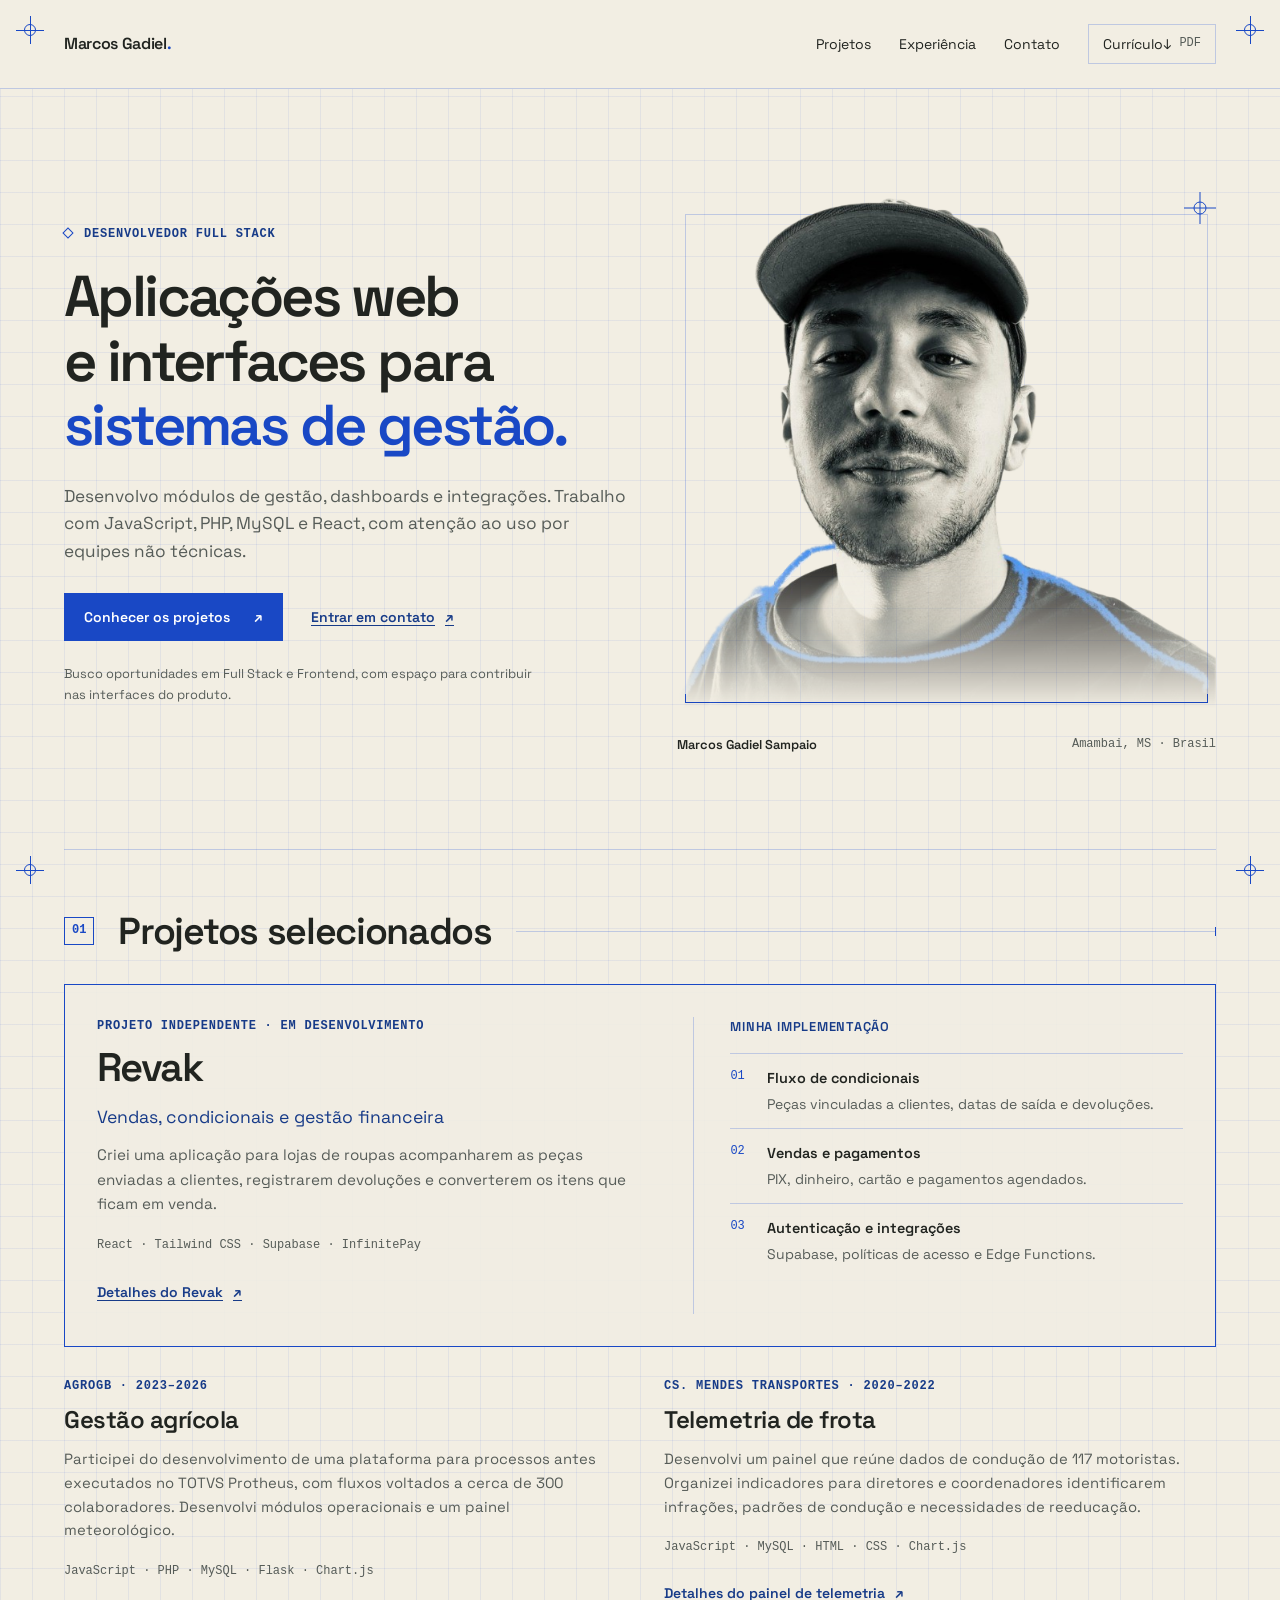
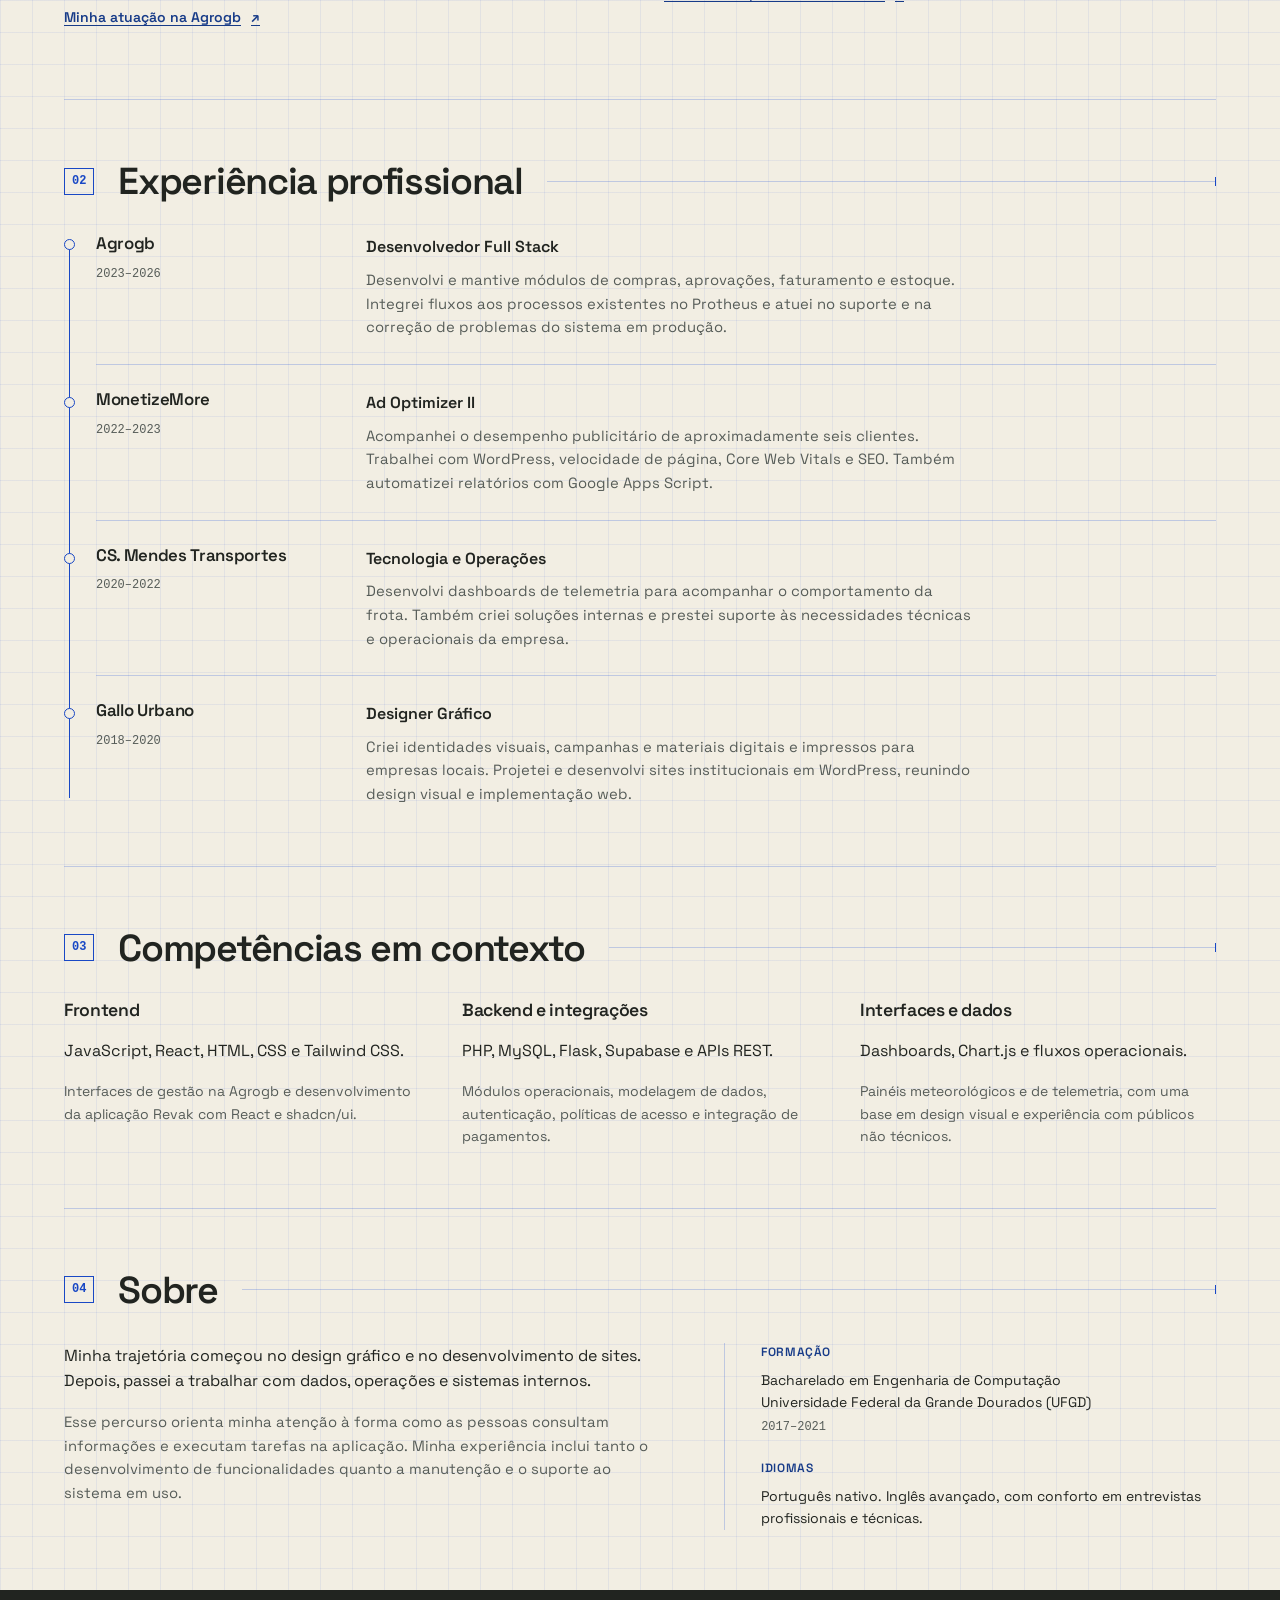
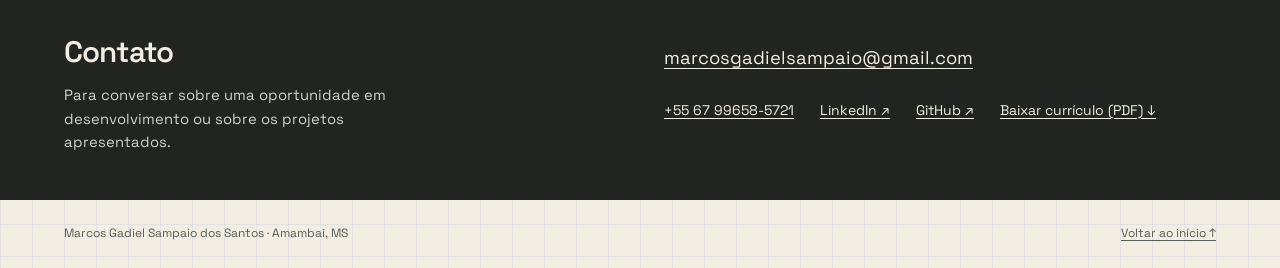
<file: index.html>
<!doctype html>
<html lang="pt-BR">
<head>
  <meta charset="utf-8">
  <meta name="viewport" content="width=device-width, initial-scale=1">
  <title>Marcos Gadiel Sampaio | Desenvolvedor Full Stack</title>
  <meta name="description" content="Desenvolvedor full stack com experiência em sistemas de gestão, dashboards e integrações. Conheça o Revak e os trabalhos de Marcos Gadiel na Agrogb e em telemetria.">
  <meta name="theme-color" content="#f2eee3">
  <meta property="og:type" content="website">
  <meta property="og:locale" content="pt_BR">
  <meta property="og:title" content="Marcos Gadiel Sampaio | Desenvolvedor Full Stack">
  <meta property="og:description" content="Sistemas de gestão, dashboards e integrações. Experiência em desenvolvimento web com uma base em design.">
  <link rel="icon" href="assets/favicon.svg" type="image/svg+xml">
  <link rel="stylesheet" href="assets/styles.css">
  <script src="assets/motion.js" defer></script>
</head>
<body id="topo">
  <div class="registration-marks" aria-hidden="true"><span class="registration-mark"></span><span class="registration-mark"></span><span class="registration-mark"></span><span class="registration-mark"></span></div>

  <a class="skip-link" href="#conteudo">Pular para o conteúdo</a>
  <header class="site-header">
    <div class="wrap header-inner">
      <a class="brand" href="#topo" aria-label="Marcos Gadiel, início">Marcos Gadiel<span aria-hidden="true">.</span></a>
      <nav class="site-nav" aria-label="Navegação principal">
        <a href="#projetos">Projetos</a>
        <a href="#experiencia">Experiência</a>
        <a href="#contato">Contato</a>
        <a class="nav-cv" href="assets/marcos-gadiel-curriculo.pdf" download>Currículo <span aria-hidden="true">↓</span><span class="meta">&nbsp;PDF</span></a>
      </nav>
    </div>
  </header>
  <main id="conteudo" class="wrap" tabindex="-1">
    <section class="hero" aria-labelledby="apresentacao">
      <div class="hero-copy">
        <p class="eyebrow">Desenvolvedor Full Stack</p>
        <h1 id="apresentacao">Aplicações web e interfaces para <span class="accent">sistemas de gestão.</span></h1>
        <p class="hero-intro">Desenvolvo módulos de gestão, dashboards e integrações. Trabalho com JavaScript, PHP, MySQL e React, com atenção ao uso por equipes não técnicas.</p>
        <div class="hero-actions">
          <a class="button" href="#projetos">Conhecer os projetos <span aria-hidden="true">↗</span></a>
          <a class="text-link" href="mailto:marcosgadielsampaio@gmail.com">Entrar em contato <span aria-hidden="true">↗</span></a>
        </div>
        <p class="opportunity">Busco oportunidades em Full Stack e Frontend, com espaço para contribuir nas interfaces do produto.</p>
      </div>
      <figure class="portrait">
        <div class="portrait-image">
          <svg class="portrait-crosshair" viewBox="0 0 32 32" fill="none" stroke="currentColor" aria-hidden="true"><path d="M16 0v32M0 16h32"/><circle cx="16" cy="16" r="6"/></svg>
          <img src="assets/retrato.png" alt="Retrato de Marcos Gadiel Sampaio" width="672" height="643" decoding="async">
        </div>
        <figcaption><strong>Marcos Gadiel Sampaio</strong><span class="meta">Amambai, MS · Brasil</span></figcaption>
      </figure>
    </section>

    <section class="section" id="projetos" aria-labelledby="titulo-projetos">
      <div class="section-heading"><span class="number" aria-hidden="true">01</span><h2 id="titulo-projetos">Projetos selecionados</h2></div>
      <article class="project-lead" aria-labelledby="titulo-revak">
        <div>
          <p class="eyebrow">Projeto independente · Em desenvolvimento</p>
          <h3 id="titulo-revak">Revak</h3>
          <p class="project-title">Vendas, condicionais e gestão financeira</p>
          <p class="description">Criei uma aplicação para lojas de roupas acompanharem as peças enviadas a clientes, registrarem devoluções e converterem os itens que ficam em venda.</p>
          <p class="stack">React · Tailwind CSS · Supabase · InfinitePay</p>
          <a class="text-link" href="projetos/revak.html">Detalhes do Revak <span aria-hidden="true">↗</span></a>
        </div>
        <div class="project-scope">
          <h4>Minha implementação</h4>
          <ol class="scope-list">
            <li><span class="number" aria-hidden="true">01</span><div><strong>Fluxo de condicionais</strong><p>Peças vinculadas a clientes, datas de saída e devoluções.</p></div></li>
            <li><span class="number" aria-hidden="true">02</span><div><strong>Vendas e pagamentos</strong><p>PIX, dinheiro, cartão e pagamentos agendados.</p></div></li>
            <li><span class="number" aria-hidden="true">03</span><div><strong>Autenticação e integrações</strong><p>Supabase, políticas de acesso e Edge Functions.</p></div></li>
          </ol>
        </div>
      </article>
      <div class="project-secondary">
        <article aria-labelledby="titulo-agrogb">
          <p class="eyebrow">Agrogb · 2023–2026</p>
          <h3 id="titulo-agrogb">Gestão agrícola</h3>
          <p>Participei do desenvolvimento de uma plataforma para processos antes executados no TOTVS Protheus, com fluxos voltados a cerca de 300 colaboradores. Desenvolvi módulos operacionais e um painel meteorológico.</p>
          <p class="stack">JavaScript · PHP · MySQL · Flask · Chart.js</p>
          <a class="text-link" href="projetos/agrogb.html">Minha atuação na Agrogb <span aria-hidden="true">↗</span></a>
        </article>
        <article aria-labelledby="titulo-telemetria">
          <p class="eyebrow">CS. Mendes Transportes · 2020–2022</p>
          <h3 id="titulo-telemetria">Telemetria de frota</h3>
          <p>Desenvolvi um painel que reúne dados de condução de 117 motoristas. Organizei indicadores para diretores e coordenadores identificarem infrações, padrões de condução e necessidades de reeducação.</p>
          <p class="stack">JavaScript · MySQL · HTML · CSS · Chart.js</p>
          <a class="text-link" href="projetos/telemetria.html">Detalhes do painel de telemetria <span aria-hidden="true">↗</span></a>
        </article>
      </div>
    </section>

    <section class="section" id="experiencia" aria-labelledby="titulo-experiencia">
      <div class="section-heading"><span class="number" aria-hidden="true">02</span><h2 id="titulo-experiencia">Experiência profissional</h2></div>
      <div class="experience-list">
        <span class="experience-trace" aria-hidden="true"></span>
        <article class="experience-row">
          <div class="experience-company"><h3>Agrogb</h3><span class="period">2023–2026</span></div>
          <div><h4>Desenvolvedor Full Stack</h4><p>Desenvolvi e mantive módulos de compras, aprovações, faturamento e estoque. Integrei fluxos aos processos existentes no Protheus e atuei no suporte e na correção de problemas do sistema em produção.</p></div>
        </article>
        <article class="experience-row">
          <div class="experience-company"><h3>MonetizeMore</h3><span class="period">2022–2023</span></div>
          <div><h4>Ad Optimizer II</h4><p>Acompanhei o desempenho publicitário de aproximadamente seis clientes. Trabalhei com WordPress, velocidade de página, Core Web Vitals e SEO. Também automatizei relatórios com Google Apps Script.</p></div>
        </article>
        <article class="experience-row">
          <div class="experience-company"><h3>CS. Mendes Transportes</h3><span class="period">2020–2022</span></div>
          <div><h4>Tecnologia e Operações</h4><p>Desenvolvi dashboards de telemetria para acompanhar o comportamento da frota. Também criei soluções internas e prestei suporte às necessidades técnicas e operacionais da empresa.</p></div>
        </article>
        <article class="experience-row">
          <div class="experience-company"><h3>Gallo Urbano</h3><span class="period">2018–2020</span></div>
          <div><h4>Designer Gráfico</h4><p>Criei identidades visuais, campanhas e materiais digitais e impressos para empresas locais. Projetei e desenvolvi sites institucionais em WordPress, reunindo design visual e implementação web.</p></div>
        </article>
      </div>
    </section>

    <section class="section" id="competencias" aria-labelledby="titulo-competencias">
      <div class="section-heading"><span class="number" aria-hidden="true">03</span><h2 id="titulo-competencias">Competências em contexto</h2></div>
      <div class="competency-grid">
        <div><h3>Frontend</h3><p class="technology-list">JavaScript, React, HTML, CSS e Tailwind CSS.</p><p class="muted">Interfaces de gestão na Agrogb e desenvolvimento da aplicação Revak com React e shadcn/ui.</p></div>
        <div><h3>Backend e integrações</h3><p class="technology-list">PHP, MySQL, Flask, Supabase e APIs REST.</p><p class="muted">Módulos operacionais, modelagem de dados, autenticação, políticas de acesso e integração de pagamentos.</p></div>
        <div><h3>Interfaces e dados</h3><p class="technology-list">Dashboards, Chart.js e fluxos operacionais.</p><p class="muted">Painéis meteorológicos e de telemetria, com uma base em design visual e experiência com públicos não técnicos.</p></div>
      </div>
    </section>

    <section class="section" id="sobre" aria-labelledby="titulo-sobre">
      <div class="section-heading"><span class="number" aria-hidden="true">04</span><h2 id="titulo-sobre">Sobre</h2></div>
      <div class="about-grid">
        <div class="about-copy"><p>Minha trajetória começou no design gráfico e no desenvolvimento de sites. Depois, passei a trabalhar com dados, operações e sistemas internos.</p><p>Esse percurso orienta minha atenção à forma como as pessoas consultam informações e executam tarefas na aplicação. Minha experiência inclui tanto o desenvolvimento de funcionalidades quanto a manutenção e o suporte ao sistema em uso.</p></div>
        <dl class="about-facts">
          <dt>Formação</dt><dd>Bacharelado em Engenharia de Computação<br>Universidade Federal da Grande Dourados (UFGD)<br><span class="meta">2017–2021</span></dd>
          <dt>Idiomas</dt><dd>Português nativo. Inglês avançado, com conforto em entrevistas profissionais e técnicas.</dd>
        </dl>
      </div>
    </section>
  </main>
  <section class="contact-section" id="contato" aria-labelledby="titulo-contato">
    <div class="wrap contact-grid">
      <div><h2 id="titulo-contato">Contato</h2><p>Para conversar sobre uma oportunidade em desenvolvimento ou sobre os projetos apresentados.</p></div>
      <div class="contact-links">
        <a class="contact-email" href="mailto:marcosgadielsampaio@gmail.com">marcosgadielsampaio@gmail.com</a>
        <a href="tel:+5567996585721">+55 67 99658-5721</a>
        <a href="https://www.linkedin.com/in/gadielsampaio/">LinkedIn <span aria-hidden="true">&nbsp;↗</span></a>
        <a href="https://github.com/gadielsampaio">GitHub <span aria-hidden="true">&nbsp;↗</span></a>
        <a href="assets/marcos-gadiel-curriculo.pdf" download>Baixar currículo (PDF) <span aria-hidden="true">&nbsp;↓</span></a>
      </div>
    </div>
  </section>
  <footer><div class="wrap footer-inner"><span>Marcos Gadiel Sampaio dos Santos · Amambai, MS</span><a href="#topo">Voltar ao início ↑</a></div></footer>
</body>
</html>
</file>
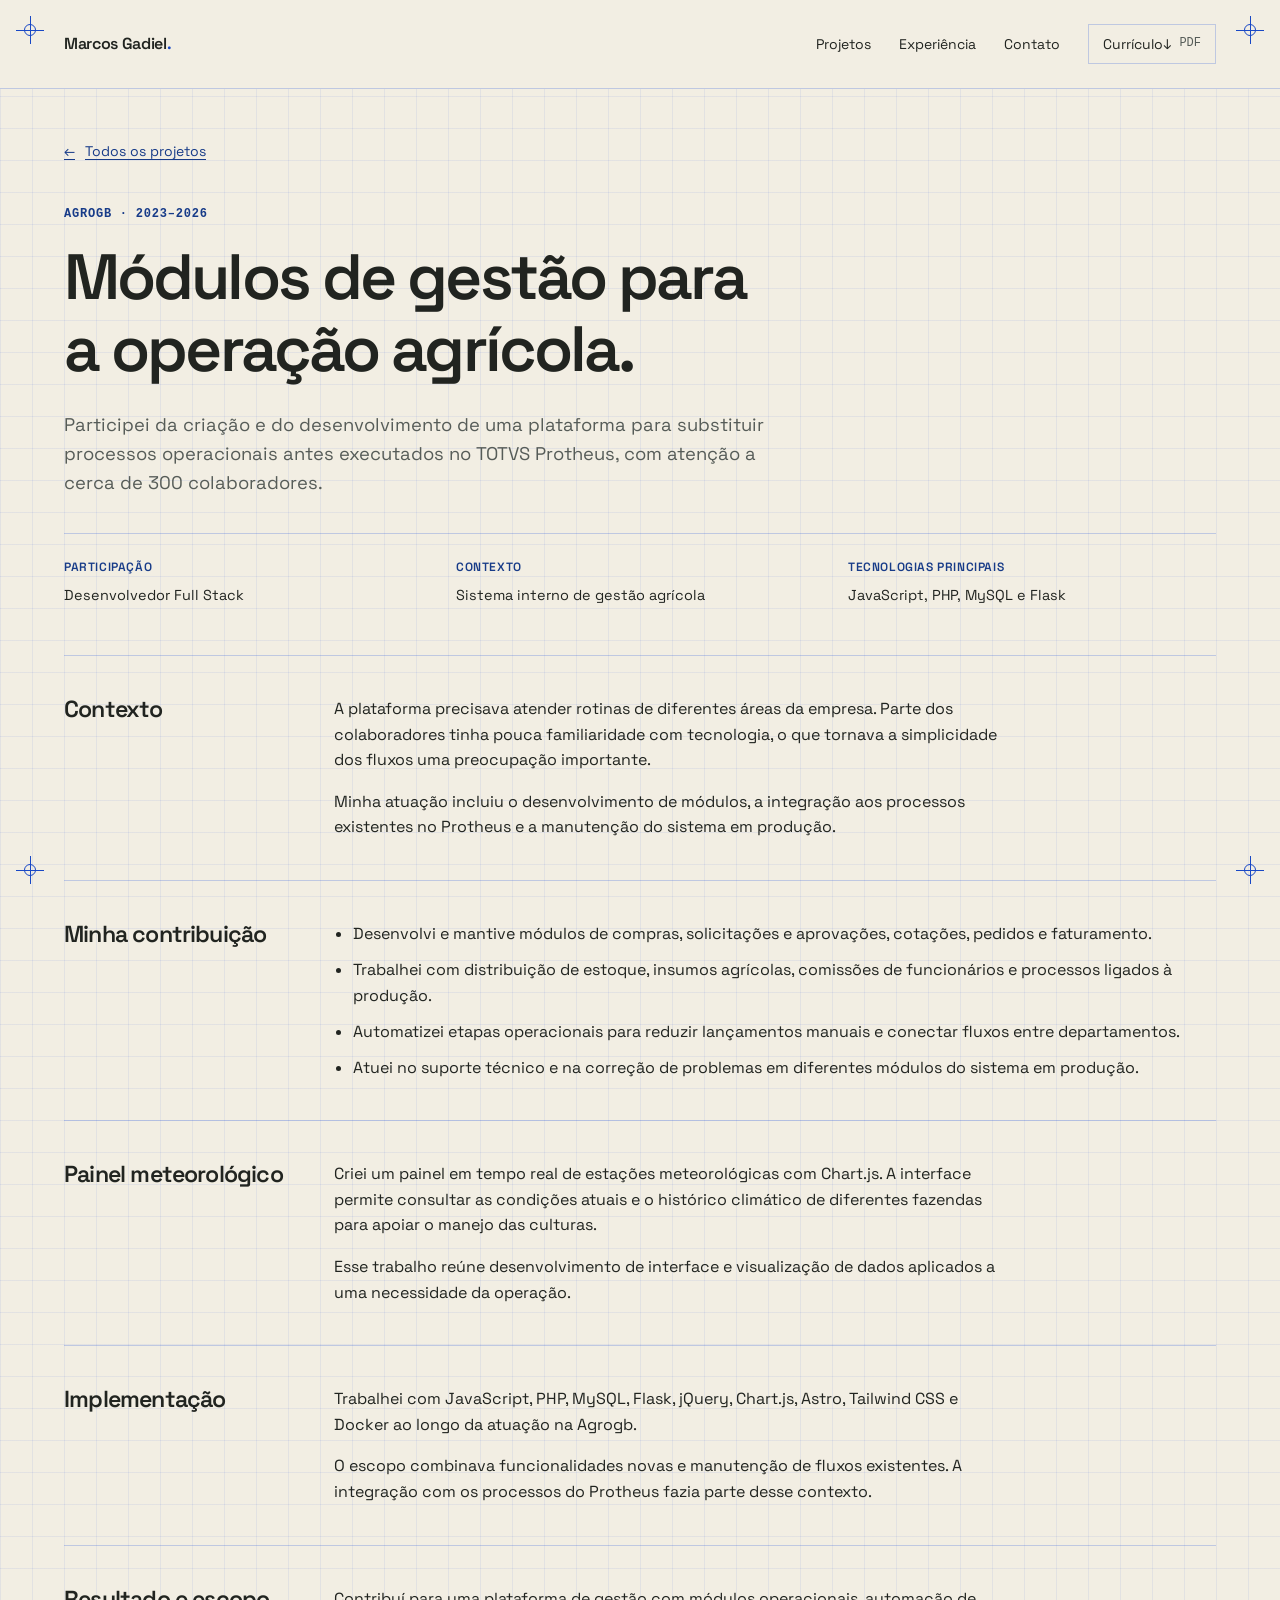
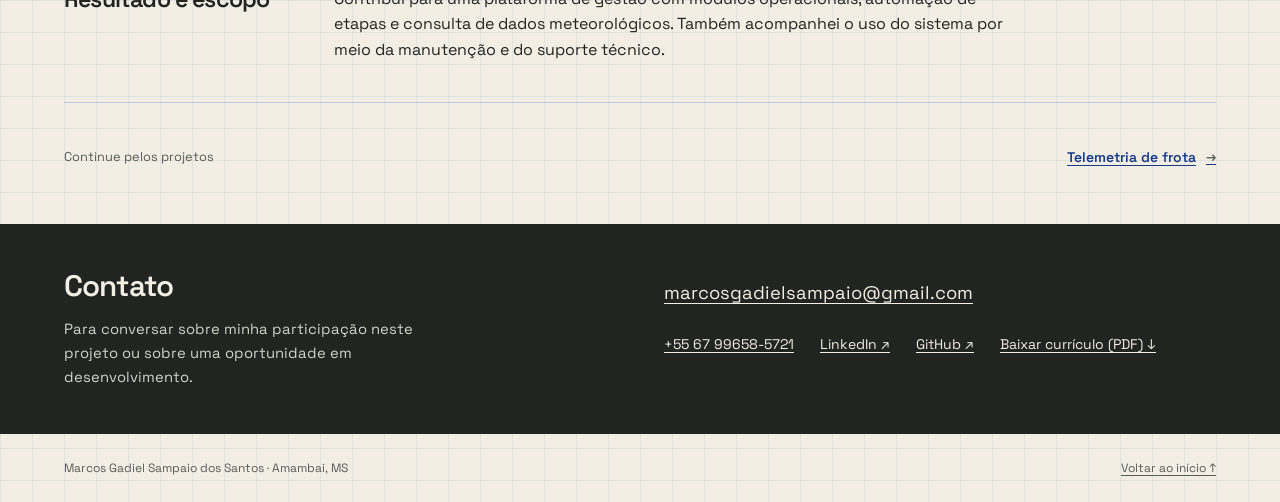
<file: projetos/agrogb.html>
<!doctype html>
<html lang="pt-BR">
<head>
  <meta charset="utf-8">
  <meta name="viewport" content="width=device-width, initial-scale=1">
  <title>Agrogb — gestão agrícola | Marcos Gadiel Sampaio</title>
  <meta name="description" content="Atuação no desenvolvimento e na manutenção de módulos de gestão agrícola, integrações com processos do Protheus e painel meteorológico com Chart.js.">
  <meta name="theme-color" content="#f2eee3">
  <meta property="og:type" content="website">
  <meta property="og:locale" content="pt_BR">
  <meta property="og:title" content="Agrogb — gestão agrícola | Marcos Gadiel Sampaio">
  <meta property="og:description" content="Atuação no desenvolvimento e na manutenção de módulos de gestão agrícola, integrações com processos do Protheus e painel meteorológico com Chart.js.">
  <link rel="icon" href="../assets/favicon.svg" type="image/svg+xml">
  <link rel="stylesheet" href="../assets/styles.css">
  <script src="../assets/motion.js" defer></script>
</head>
<body id="topo">
  <div class="registration-marks" aria-hidden="true"><span class="registration-mark"></span><span class="registration-mark"></span><span class="registration-mark"></span><span class="registration-mark"></span></div>

  <a class="skip-link" href="#conteudo">Pular para o conteúdo</a>
  <header class="site-header"><div class="wrap header-inner">
    <a class="brand" href="../index.html" aria-label="Marcos Gadiel, início">Marcos Gadiel<span aria-hidden="true">.</span></a>
    <nav class="site-nav" aria-label="Navegação principal">
      <a href="../index.html#projetos">Projetos</a><a href="../index.html#experiencia">Experiência</a><a href="#contato">Contato</a>
      <a class="nav-cv" href="../assets/marcos-gadiel-curriculo.pdf" download>Currículo <span aria-hidden="true">↓</span><span class="meta">&nbsp;PDF</span></a>
    </nav>
  </div></header>
  <main id="conteudo" class="wrap" tabindex="-1">
    <header class="case-header">
      <a class="back-link" href="../index.html#projetos"><span aria-hidden="true">←</span> Todos os projetos</a>
      <p class="eyebrow">Agrogb · 2023–2026</p>
      <h1>Módulos de gestão para a operação agrícola.</h1>
      <p class="case-intro">Participei da criação e do desenvolvimento de uma plataforma para substituir processos operacionais antes executados no TOTVS Protheus, com atenção a cerca de 300 colaboradores.</p>
      <dl class="case-facts"><div><dt>Participação</dt><dd>Desenvolvedor Full Stack</dd></div><div><dt>Contexto</dt><dd>Sistema interno de gestão agrícola</dd></div><div><dt>Tecnologias principais</dt><dd>JavaScript, PHP, MySQL e Flask</dd></div></dl>
    </header>
    <section class="case-section"><h2>Contexto</h2><div><p>A plataforma precisava atender rotinas de diferentes áreas da empresa. Parte dos colaboradores tinha pouca familiaridade com tecnologia, o que tornava a simplicidade dos fluxos uma preocupação importante.</p><p>Minha atuação incluiu o desenvolvimento de módulos, a integração aos processos existentes no Protheus e a manutenção do sistema em produção.</p></div></section><section class="case-section"><h2>Minha contribuição</h2><div><ul><li>Desenvolvi e mantive módulos de compras, solicitações e aprovações, cotações, pedidos e faturamento.</li><li>Trabalhei com distribuição de estoque, insumos agrícolas, comissões de funcionários e processos ligados à produção.</li><li>Automatizei etapas operacionais para reduzir lançamentos manuais e conectar fluxos entre departamentos.</li><li>Atuei no suporte técnico e na correção de problemas em diferentes módulos do sistema em produção.</li></ul></div></section><section class="case-section"><h2>Painel meteorológico</h2><div><p>Criei um painel em tempo real de estações meteorológicas com Chart.js. A interface permite consultar as condições atuais e o histórico climático de diferentes fazendas para apoiar o manejo das culturas.</p><p>Esse trabalho reúne desenvolvimento de interface e visualização de dados aplicados a uma necessidade da operação.</p></div></section><section class="case-section"><h2>Implementação</h2><div><p>Trabalhei com JavaScript, PHP, MySQL, Flask, jQuery, Chart.js, Astro, Tailwind CSS e Docker ao longo da atuação na Agrogb.</p><p>O escopo combinava funcionalidades novas e manutenção de fluxos existentes. A integração com os processos do Protheus fazia parte desse contexto.</p></div></section><section class="case-section"><h2>Resultado e escopo</h2><div><p>Contribuí para uma plataforma de gestão com módulos operacionais, automação de etapas e consulta de dados meteorológicos. Também acompanhei o uso do sistema por meio da manutenção e do suporte técnico.</p></div></section>
    <nav class="next-project" aria-label="Próximo projeto"><span>Continue pelos projetos</span><a class="text-link" href="telemetria.html">Telemetria de frota <span aria-hidden="true">→</span></a></nav>
  </main>
  <section class="contact-section" id="contato" aria-labelledby="titulo-contato"><div class="wrap contact-grid">
    <div><h2 id="titulo-contato">Contato</h2><p>Para conversar sobre minha participação neste projeto ou sobre uma oportunidade em desenvolvimento.</p></div>
    <div class="contact-links">
      <a class="contact-email" href="mailto:marcosgadielsampaio@gmail.com">marcosgadielsampaio@gmail.com</a>
      <a href="tel:+5567996585721">+55 67 99658-5721</a>
      <a href="https://www.linkedin.com/in/gadielsampaio/">LinkedIn <span aria-hidden="true">&nbsp;↗</span></a>
      <a href="https://github.com/gadielsampaio">GitHub <span aria-hidden="true">&nbsp;↗</span></a>
      <a href="../assets/marcos-gadiel-curriculo.pdf" download>Baixar currículo (PDF) <span aria-hidden="true">&nbsp;↓</span></a>
    </div>
  </div></section>
  <footer><div class="wrap footer-inner"><span>Marcos Gadiel Sampaio dos Santos · Amambai, MS</span><a href="#topo">Voltar ao início ↑</a></div></footer>
</body>
</html>
</file>
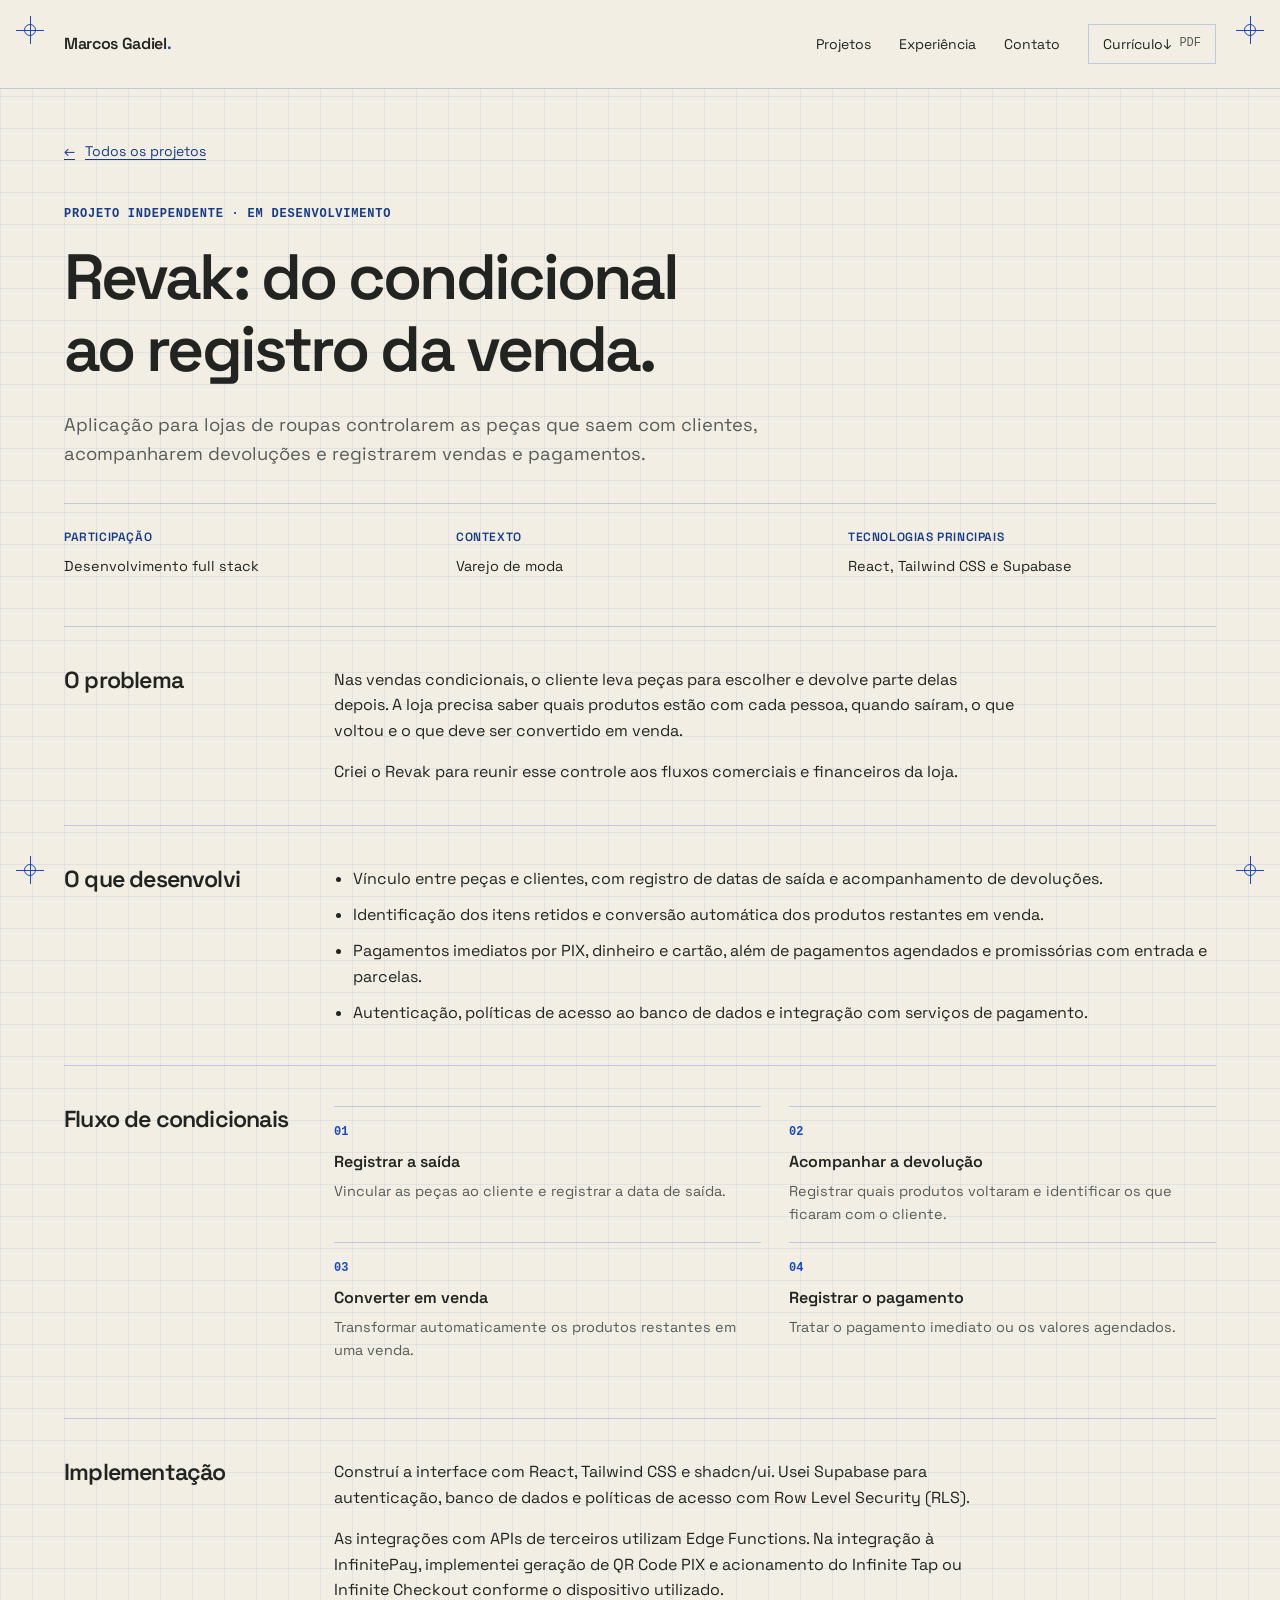
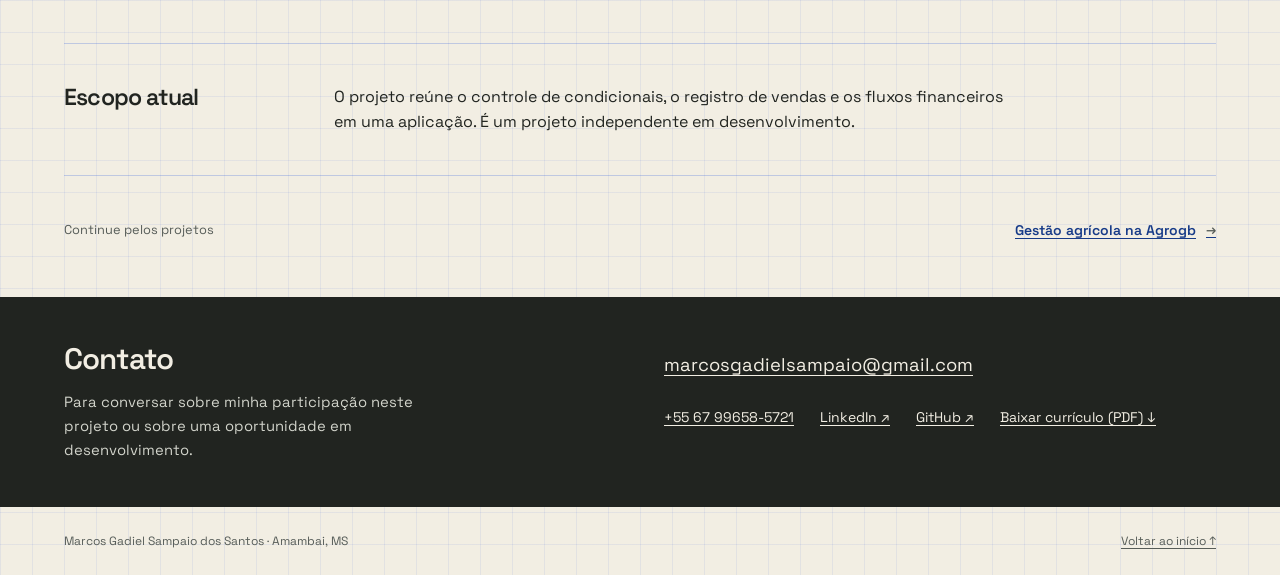
<file: projetos/revak.html>
<!doctype html>
<html lang="pt-BR">
<head>
  <meta charset="utf-8">
  <meta name="viewport" content="width=device-width, initial-scale=1">
  <title>Revak — vendas e condicionais | Marcos Gadiel Sampaio</title>
  <meta name="description" content="Plataforma de vendas, condicionais e gestão financeira para lojas de roupas. Desenvolvimento full stack com React, Supabase e integração à InfinitePay.">
  <meta name="theme-color" content="#f2eee3">
  <meta property="og:type" content="website">
  <meta property="og:locale" content="pt_BR">
  <meta property="og:title" content="Revak — vendas e condicionais | Marcos Gadiel Sampaio">
  <meta property="og:description" content="Plataforma de vendas, condicionais e gestão financeira para lojas de roupas. Desenvolvimento full stack com React, Supabase e integração à InfinitePay.">
  <link rel="icon" href="../assets/favicon.svg" type="image/svg+xml">
  <link rel="stylesheet" href="../assets/styles.css">
  <script src="../assets/motion.js" defer></script>
</head>
<body id="topo">
  <div class="registration-marks" aria-hidden="true"><span class="registration-mark"></span><span class="registration-mark"></span><span class="registration-mark"></span><span class="registration-mark"></span></div>

  <a class="skip-link" href="#conteudo">Pular para o conteúdo</a>
  <header class="site-header"><div class="wrap header-inner">
    <a class="brand" href="../index.html" aria-label="Marcos Gadiel, início">Marcos Gadiel<span aria-hidden="true">.</span></a>
    <nav class="site-nav" aria-label="Navegação principal">
      <a href="../index.html#projetos">Projetos</a><a href="../index.html#experiencia">Experiência</a><a href="#contato">Contato</a>
      <a class="nav-cv" href="../assets/marcos-gadiel-curriculo.pdf" download>Currículo <span aria-hidden="true">↓</span><span class="meta">&nbsp;PDF</span></a>
    </nav>
  </div></header>
  <main id="conteudo" class="wrap" tabindex="-1">
    <header class="case-header">
      <a class="back-link" href="../index.html#projetos"><span aria-hidden="true">←</span> Todos os projetos</a>
      <p class="eyebrow">Projeto independente · Em desenvolvimento</p>
      <h1>Revak: do condicional ao registro da venda.</h1>
      <p class="case-intro">Aplicação para lojas de roupas controlarem as peças que saem com clientes, acompanharem devoluções e registrarem vendas e pagamentos.</p>
      <dl class="case-facts"><div><dt>Participação</dt><dd>Desenvolvimento full stack</dd></div><div><dt>Contexto</dt><dd>Varejo de moda</dd></div><div><dt>Tecnologias principais</dt><dd>React, Tailwind CSS e Supabase</dd></div></dl>
    </header>
    <section class="case-section"><h2>O problema</h2><div><p>Nas vendas condicionais, o cliente leva peças para escolher e devolve parte delas depois. A loja precisa saber quais produtos estão com cada pessoa, quando saíram, o que voltou e o que deve ser convertido em venda.</p><p>Criei o Revak para reunir esse controle aos fluxos comerciais e financeiros da loja.</p></div></section><section class="case-section"><h2>O que desenvolvi</h2><div><ul><li>Vínculo entre peças e clientes, com registro de datas de saída e acompanhamento de devoluções.</li><li>Identificação dos itens retidos e conversão automática dos produtos restantes em venda.</li><li>Pagamentos imediatos por PIX, dinheiro e cartão, além de pagamentos agendados e promissórias com entrada e parcelas.</li><li>Autenticação, políticas de acesso ao banco de dados e integração com serviços de pagamento.</li></ul></div></section><section class="case-section"><h2>Fluxo de condicionais</h2><div><ol class="flow">
 <li><span class="number" aria-hidden="true">01</span><strong>Registrar a saída</strong><p>Vincular as peças ao cliente e registrar a data de saída.</p></li>
 <li><span class="number" aria-hidden="true">02</span><strong>Acompanhar a devolução</strong><p>Registrar quais produtos voltaram e identificar os que ficaram com o cliente.</p></li>
 <li><span class="number" aria-hidden="true">03</span><strong>Converter em venda</strong><p>Transformar automaticamente os produtos restantes em uma venda.</p></li>
 <li><span class="number" aria-hidden="true">04</span><strong>Registrar o pagamento</strong><p>Tratar o pagamento imediato ou os valores agendados.</p></li>
 </ol></div></section><section class="case-section"><h2>Implementação</h2><div><p>Construí a interface com React, Tailwind CSS e shadcn/ui. Usei Supabase para autenticação, banco de dados e políticas de acesso com Row Level Security (RLS).</p><p>As integrações com APIs de terceiros utilizam Edge Functions. Na integração à InfinitePay, implementei geração de QR Code PIX e acionamento do Infinite Tap ou Infinite Checkout conforme o dispositivo utilizado.</p></div></section><section class="case-section"><h2>Escopo atual</h2><div><p>O projeto reúne o controle de condicionais, o registro de vendas e os fluxos financeiros em uma aplicação. É um projeto independente em desenvolvimento.</p></div></section>
    <nav class="next-project" aria-label="Próximo projeto"><span>Continue pelos projetos</span><a class="text-link" href="agrogb.html">Gestão agrícola na Agrogb <span aria-hidden="true">→</span></a></nav>
  </main>
  <section class="contact-section" id="contato" aria-labelledby="titulo-contato"><div class="wrap contact-grid">
    <div><h2 id="titulo-contato">Contato</h2><p>Para conversar sobre minha participação neste projeto ou sobre uma oportunidade em desenvolvimento.</p></div>
    <div class="contact-links">
      <a class="contact-email" href="mailto:marcosgadielsampaio@gmail.com">marcosgadielsampaio@gmail.com</a>
      <a href="tel:+5567996585721">+55 67 99658-5721</a>
      <a href="https://www.linkedin.com/in/gadielsampaio/">LinkedIn <span aria-hidden="true">&nbsp;↗</span></a>
      <a href="https://github.com/gadielsampaio">GitHub <span aria-hidden="true">&nbsp;↗</span></a>
      <a href="../assets/marcos-gadiel-curriculo.pdf" download>Baixar currículo (PDF) <span aria-hidden="true">&nbsp;↓</span></a>
    </div>
  </div></section>
  <footer><div class="wrap footer-inner"><span>Marcos Gadiel Sampaio dos Santos · Amambai, MS</span><a href="#topo">Voltar ao início ↑</a></div></footer>
</body>
</html>
</file>
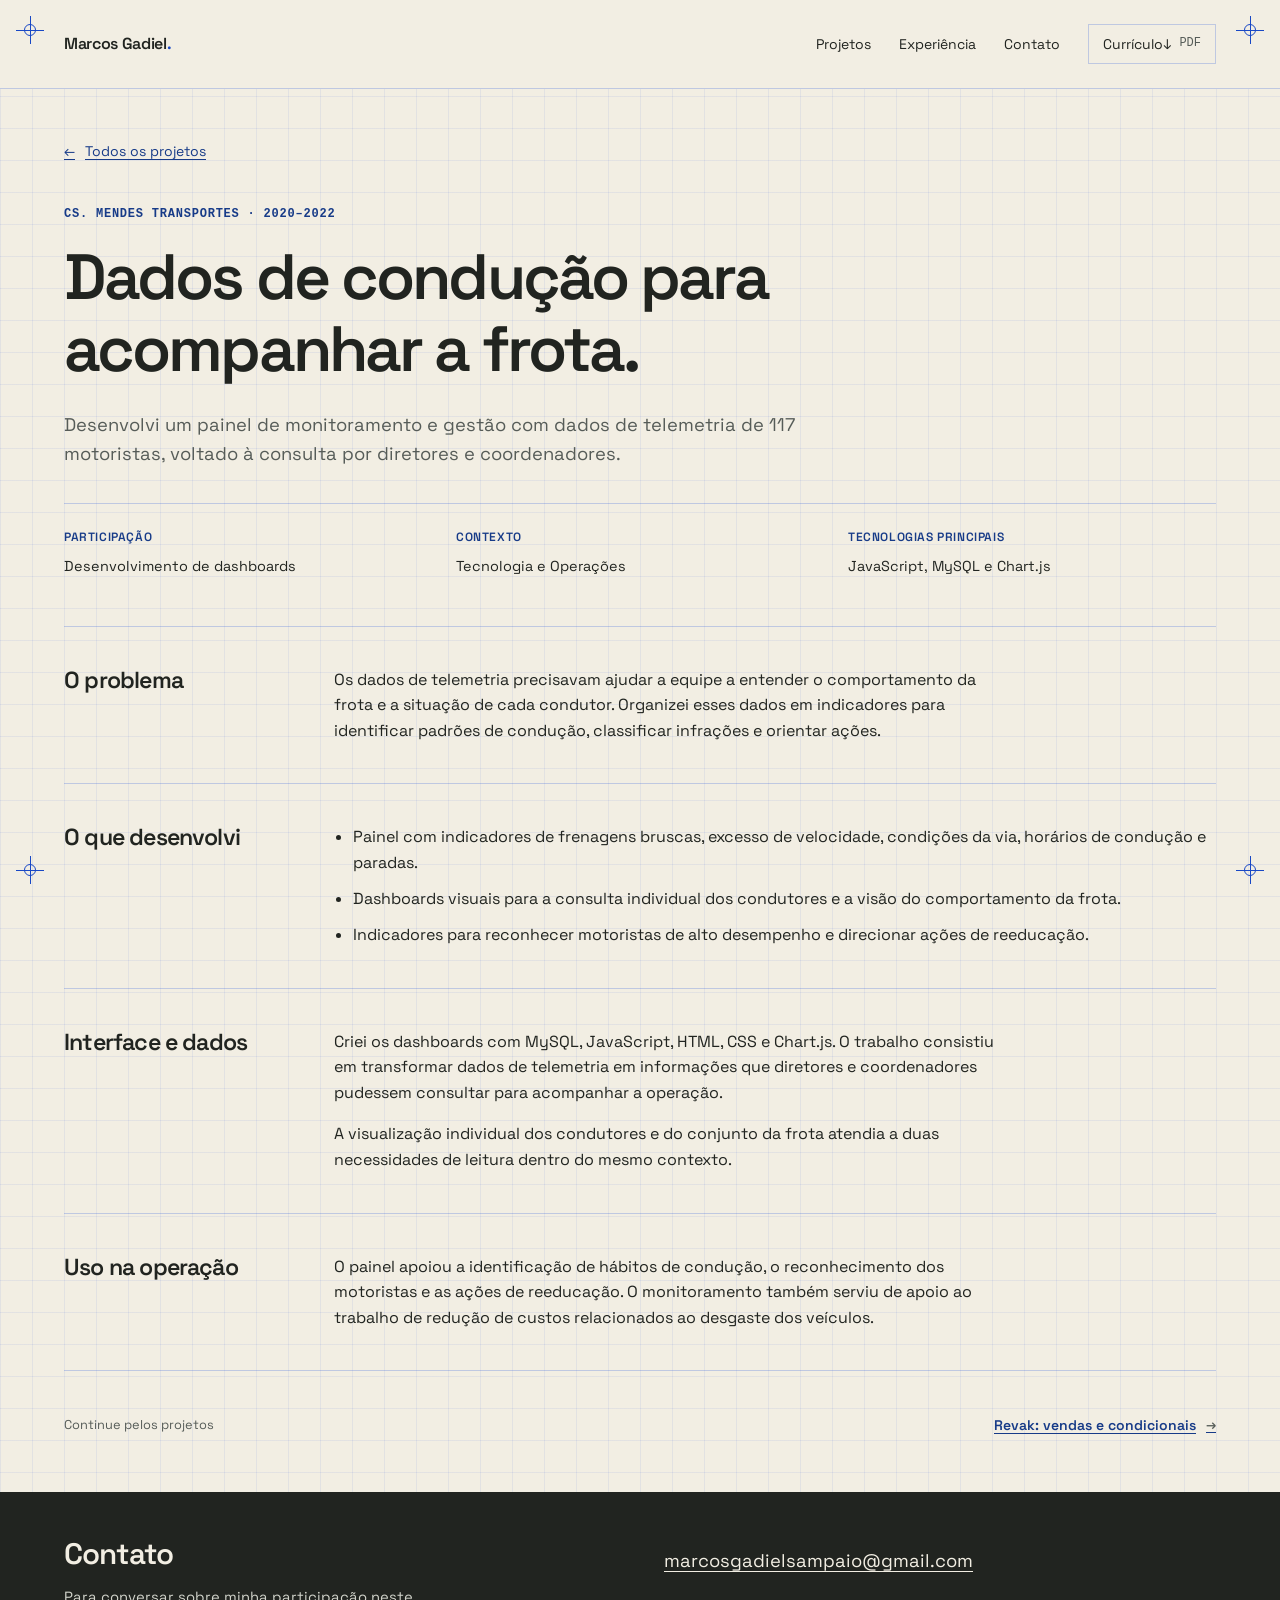
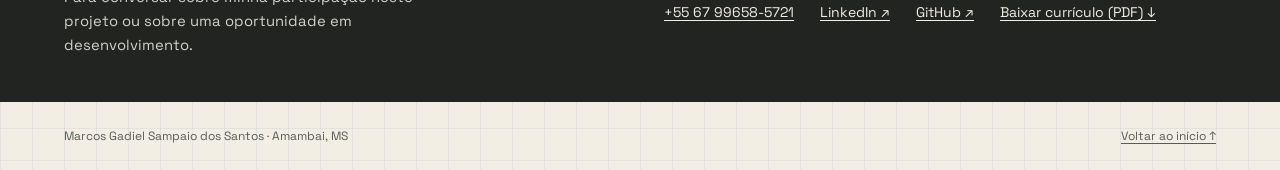
<file: projetos/telemetria.html>
<!doctype html>
<html lang="pt-BR">
<head>
  <meta charset="utf-8">
  <meta name="viewport" content="width=device-width, initial-scale=1">
  <title>Telemetria — CS. Mendes Transportes | Marcos Gadiel Sampaio</title>
  <meta name="description" content="Painel de telemetria para uma frota de 117 motoristas, com indicadores de condução e dashboards em JavaScript, MySQL e Chart.js.">
  <meta name="theme-color" content="#f2eee3">
  <meta property="og:type" content="website">
  <meta property="og:locale" content="pt_BR">
  <meta property="og:title" content="Telemetria — CS. Mendes Transportes | Marcos Gadiel Sampaio">
  <meta property="og:description" content="Painel de telemetria para uma frota de 117 motoristas, com indicadores de condução e dashboards em JavaScript, MySQL e Chart.js.">
  <link rel="icon" href="../assets/favicon.svg" type="image/svg+xml">
  <link rel="stylesheet" href="../assets/styles.css">
  <script src="../assets/motion.js" defer></script>
</head>
<body id="topo">
  <div class="registration-marks" aria-hidden="true"><span class="registration-mark"></span><span class="registration-mark"></span><span class="registration-mark"></span><span class="registration-mark"></span></div>

  <a class="skip-link" href="#conteudo">Pular para o conteúdo</a>
  <header class="site-header"><div class="wrap header-inner">
    <a class="brand" href="../index.html" aria-label="Marcos Gadiel, início">Marcos Gadiel<span aria-hidden="true">.</span></a>
    <nav class="site-nav" aria-label="Navegação principal">
      <a href="../index.html#projetos">Projetos</a><a href="../index.html#experiencia">Experiência</a><a href="#contato">Contato</a>
      <a class="nav-cv" href="../assets/marcos-gadiel-curriculo.pdf" download>Currículo <span aria-hidden="true">↓</span><span class="meta">&nbsp;PDF</span></a>
    </nav>
  </div></header>
  <main id="conteudo" class="wrap" tabindex="-1">
    <header class="case-header">
      <a class="back-link" href="../index.html#projetos"><span aria-hidden="true">←</span> Todos os projetos</a>
      <p class="eyebrow">CS. Mendes Transportes · 2020–2022</p>
      <h1>Dados de condução para acompanhar a frota.</h1>
      <p class="case-intro">Desenvolvi um painel de monitoramento e gestão com dados de telemetria de 117 motoristas, voltado à consulta por diretores e coordenadores.</p>
      <dl class="case-facts"><div><dt>Participação</dt><dd>Desenvolvimento de dashboards</dd></div><div><dt>Contexto</dt><dd>Tecnologia e Operações</dd></div><div><dt>Tecnologias principais</dt><dd>JavaScript, MySQL e Chart.js</dd></div></dl>
    </header>
    <section class="case-section"><h2>O problema</h2><div><p>Os dados de telemetria precisavam ajudar a equipe a entender o comportamento da frota e a situação de cada condutor. Organizei esses dados em indicadores para identificar padrões de condução, classificar infrações e orientar ações.</p></div></section><section class="case-section"><h2>O que desenvolvi</h2><div><ul><li>Painel com indicadores de frenagens bruscas, excesso de velocidade, condições da via, horários de condução e paradas.</li><li>Dashboards visuais para a consulta individual dos condutores e a visão do comportamento da frota.</li><li>Indicadores para reconhecer motoristas de alto desempenho e direcionar ações de reeducação.</li></ul></div></section><section class="case-section"><h2>Interface e dados</h2><div><p>Criei os dashboards com MySQL, JavaScript, HTML, CSS e Chart.js. O trabalho consistiu em transformar dados de telemetria em informações que diretores e coordenadores pudessem consultar para acompanhar a operação.</p><p>A visualização individual dos condutores e do conjunto da frota atendia a duas necessidades de leitura dentro do mesmo contexto.</p></div></section><section class="case-section"><h2>Uso na operação</h2><div><p>O painel apoiou a identificação de hábitos de condução, o reconhecimento dos motoristas e as ações de reeducação. O monitoramento também serviu de apoio ao trabalho de redução de custos relacionados ao desgaste dos veículos.</p></div></section>
    <nav class="next-project" aria-label="Próximo projeto"><span>Continue pelos projetos</span><a class="text-link" href="revak.html">Revak: vendas e condicionais <span aria-hidden="true">→</span></a></nav>
  </main>
  <section class="contact-section" id="contato" aria-labelledby="titulo-contato"><div class="wrap contact-grid">
    <div><h2 id="titulo-contato">Contato</h2><p>Para conversar sobre minha participação neste projeto ou sobre uma oportunidade em desenvolvimento.</p></div>
    <div class="contact-links">
      <a class="contact-email" href="mailto:marcosgadielsampaio@gmail.com">marcosgadielsampaio@gmail.com</a>
      <a href="tel:+5567996585721">+55 67 99658-5721</a>
      <a href="https://www.linkedin.com/in/gadielsampaio/">LinkedIn <span aria-hidden="true">&nbsp;↗</span></a>
      <a href="https://github.com/gadielsampaio">GitHub <span aria-hidden="true">&nbsp;↗</span></a>
      <a href="../assets/marcos-gadiel-curriculo.pdf" download>Baixar currículo (PDF) <span aria-hidden="true">&nbsp;↓</span></a>
    </div>
  </div></section>
  <footer><div class="wrap footer-inner"><span>Marcos Gadiel Sampaio dos Santos · Amambai, MS</span><a href="#topo">Voltar ao início ↑</a></div></footer>
</body>
</html>
</file>
<file: assets/styles.css>
/* Shared blueprint styles. Content and navigation work without JavaScript. */
@font-face { font-family: 'Space Grotesk'; src: url('space-grotesk-regular.woff') format('woff'); font-style: normal; font-weight: 400; font-display: swap; }
@font-face { font-family: 'Space Grotesk'; src: url('space-grotesk-semibold.woff') format('woff'); font-style: normal; font-weight: 600 700; font-display: swap; }
:root {
  color-scheme: light;
  --paper: #f2eee3;
  --surface: #e8e4d9;
  --ink: #212420;
  --muted: #565c58;
  --blue: #1948c5;
  --blue-deep: #173b88;
  --line: rgba(30, 79, 216, .24);
  --grid: rgba(30, 79, 216, .075);
  --max-width: 1160px;
  --space: clamp(24px, 5vw, 72px);
}
*, *::before, *::after { box-sizing: border-box; }
html { scroll-padding-top: 116px; }
body { margin: 0; background-color: var(--paper); background-image: linear-gradient(var(--grid) 1px, transparent 1px), linear-gradient(90deg, var(--grid) 1px, transparent 1px); background-size: 32px 32px; color: var(--ink); font-family: 'Space Grotesk', Arial, Helvetica, sans-serif; font-size: 16px; line-height: 1.6; -webkit-font-smoothing: antialiased; }
::selection { color: #fff; background: var(--blue); }
h1, h2, h3, p, figure, dl, dd { margin: 0; }
h1, h2, h3 { font-weight: 600; line-height: 1.12; text-wrap: balance; }
h1 { font-size: clamp(2.5rem, 4.5vw, 4rem); letter-spacing: -.045em; }
h2 { font-size: clamp(1.75rem, 3vw, 2.35rem); letter-spacing: -.035em; }
h3 { font-size: 1.3rem; letter-spacing: -.02em; }
p { max-width: 68ch; }
a { color: var(--blue-deep); text-decoration-thickness: 1px; text-underline-offset: .22em; }
a:hover { color: var(--blue); }
a:focus-visible, summary:focus-visible { outline: 3px solid var(--blue); outline-offset: 5px; }
img { display: block; max-width: 100%; height: auto; }
ul, ol { padding-left: 1.2em; }
li + li { margin-top: .65em; }
.wrap { width: min(var(--max-width), calc(100% - var(--space) * 2)); margin-inline: auto; }
.eyebrow, .meta, .number, .stack, .period { font-family: 'Courier New', Courier, monospace; font-size: .75rem; line-height: 1.6; }
.eyebrow { color: var(--blue-deep); font-weight: 700; letter-spacing: .065em; text-transform: uppercase; }
.muted, .meta, .period { color: var(--muted); }
.skip-link { position: fixed; left: var(--space); top: 12px; z-index: 40; padding: 12px 18px; background: var(--ink); color: #fff; transform: translateY(-200%); }
.skip-link:focus { transform: none; color: #fff; }
.site-header { position: sticky; top: 0; z-index: 20; background: var(--paper); border-bottom: 1px solid var(--line); }
.header-inner { min-height: 88px; display: flex; align-items: center; justify-content: space-between; gap: 24px; }
.brand { display: inline-flex; align-items: center; min-height: 44px; color: var(--ink); text-decoration: none; font-size: 1rem; font-weight: 700; letter-spacing: -.02em; white-space: nowrap; }
.brand span { color: var(--blue); }
.site-nav { display: flex; align-items: center; gap: 28px; font-size: .875rem; }
.site-nav a { display: inline-flex; align-items: center; min-height: 44px; color: var(--ink); text-decoration: none; }
.site-nav a:hover { color: var(--blue); text-decoration: underline; }
.site-nav .nav-cv { min-height: 40px; border: 1px solid var(--line); padding: 6px 14px; }
.hero { display: grid; grid-template-columns: minmax(0, 1.05fr) minmax(0, 1fr); gap: 48px; align-items: center; padding-block: 64px 72px; min-height: min(760px, calc(100svh - 88px)); }
.hero .eyebrow { margin-bottom: 20px; }
.hero .eyebrow::before { content: ''; display: inline-block; width: 8px; height: 8px; border: 1px solid var(--blue); margin-right: 12px; transform: rotate(45deg); }
.hero h1 { max-width: 16ch; }
.accent { color: var(--blue); }
.hero-intro { font-size: 1.075rem; margin-top: 25px; color: var(--muted); max-width: 55ch; }
.hero-actions { display: flex; flex-wrap: wrap; align-items: center; gap: 12px 28px; margin-top: 28px; }
.button { display: inline-flex; align-items: center; justify-content: space-between; gap: 24px; min-height: 48px; padding: 12px 20px; background: var(--blue); color: #fff; text-decoration: none; font-size: .875rem; font-weight: 600; }
.button:hover { background: var(--blue-deep); color: #fff; }
.text-link { display: inline-flex; align-items: center; gap: 10px; min-height: 44px; font-size: .875rem; font-weight: 600; }
.opportunity { margin-top: 23px; font-size: .8rem; max-width: 59ch; color: var(--muted); }
.portrait { align-self: center; min-width: 0; padding-top: 4px; }
.portrait-image { position: relative; display: grid; place-items: center; min-height: 520px; padding: 20px 0; }
.portrait-image::before { content: ''; position: absolute; inset: 36px 8px 30px; border: 1px solid var(--line); }
.portrait-image::after { content: ''; position: absolute; left: 8px; right: 8px; bottom: 30px; height: 9px; border-inline: 1px solid var(--blue); border-bottom: 1px solid var(--blue); }
.portrait img { width: 100%; max-width: 600px; aspect-ratio: 672 / 643; position: relative; z-index: 1; -webkit-mask-image: linear-gradient(#000 65%, transparent 99%); mask-image: linear-gradient(#000 65%, transparent 99%); }
.portrait-crosshair { position: absolute; top: 14px; right: 0; width: 32px; height: 32px; z-index: 2; color: var(--blue); }
.portrait figcaption { display: flex; flex-wrap: wrap; justify-content: space-between; gap: 6px 18px; margin-top: 2px; font-size: .8rem; }
.portrait figcaption strong { font-weight: 600; }
.section { padding-block: 60px; border-top: 1px solid var(--line); }
.section-heading { display: flex; align-items: center; gap: 24px; margin-bottom: 32px; }
.section-heading::after { content: ''; flex: 1; min-width: 16px; height: 9px; background: linear-gradient(var(--line), var(--line)) center / 100% 1px no-repeat; border-right: 1px solid var(--blue); }
.section-heading > .number { border: 1px solid var(--blue); padding: 3px 7px; }
.number { color: var(--blue); font-weight: 700; }
.project-lead { display: grid; grid-template-columns: 1.12fr 1fr; border: 1px solid var(--blue); padding: 32px; gap: 48px; background: rgba(242, 238, 227, .86); }
.project-lead h3 { font-size: 2.5rem; letter-spacing: -.04em; margin: 10px 0 12px; }
.project-title { font-size: 1.1rem; margin-bottom: 12px; color: var(--blue-deep); }
.project-lead .description { font-size: .95rem; color: var(--muted); }
.stack { color: var(--muted); margin-top: 20px; font-size: .75rem; }
.project-lead .text-link { margin-top: 15px; }
.project-scope { border-left: 1px solid var(--line); padding-left: 36px; }
.project-scope h4 { margin: 0 0 15px; font-size: .8rem; color: var(--blue-deep); text-transform: uppercase; letter-spacing: .06em; }
.scope-list { list-style: none; padding: 0; margin: 0; }
.scope-list li { display: grid; grid-template-columns: 27px 1fr; gap: 10px; padding-block: 13px; border-top: 1px solid var(--line); font-size: .9rem; margin: 0; }
.scope-list .number { font-weight: 400; }
.scope-list strong { font-weight: 600; display: block; }
.scope-list p { margin-top: 3px; color: var(--muted); font-size: .875rem; }
.project-secondary { display: grid; grid-template-columns: repeat(2, minmax(0, 1fr)); gap: 48px; margin-top: 30px; }
.project-secondary h3 { margin: 10px 0 14px; font-size: 1.5rem; }
.project-secondary p:not(.eyebrow):not(.stack) { color: var(--muted); font-size: .925rem; }
.project-secondary .text-link { margin-top: 14px; }
.experience-row { display: grid; grid-template-columns: 230px 1fr; gap: 40px; padding-block: 25px; border-top: 1px solid var(--line); }
.experience-list { position: relative; padding-left: 32px; }
.experience-trace { position: absolute; top: 8px; bottom: 8px; left: 5px; width: 1px; background: var(--blue); transform-origin: top; }
.experience-list .experience-row { position: relative; }
.experience-list .experience-row::before { content: ''; position: absolute; top: 32px; left: -32px; width: 11px; height: 11px; border: 1px solid var(--blue); background: var(--paper); box-shadow: inset 0 0 0 3px var(--paper); border-radius: 50%; }
.experience-list .experience-row:first-of-type::before { top: 5px; }
.experience-list .experience-row:first-of-type { padding-top: 0; border-top: 0; }
.experience-row:first-child { padding-top: 0; border-top: 0; }
.experience-row:last-child { padding-bottom: 0; }
.experience-row h3 { font-size: 1.05rem; margin-bottom: 6px; }
.experience-row h4 { margin: 0 0 8px; font-size: 1rem; font-weight: 600; }
.experience-row p { font-size: .925rem; color: var(--muted); }
.competency-grid { display: grid; grid-template-columns: repeat(3, minmax(0, 1fr)); gap: 42px; }
.competency-grid h3 { font-size: 1.1rem; margin-bottom: 16px; }
.technology-list { font-size: 1rem; line-height: 1.8; margin-bottom: 15px; }
.competency-grid .muted { font-size: .875rem; }
.about-grid { display: grid; grid-template-columns: 1.2fr 1fr; gap: 70px; }
.about-copy p { font-size: 1rem; }
.about-copy p + p { margin-top: 16px; color: var(--muted); font-size: .925rem; }
.about-facts { border-left: 1px solid var(--line); padding-left: 36px; }
.about-facts dt { font-size: .75rem; font-weight: 700; color: var(--blue-deep); text-transform: uppercase; letter-spacing: .05em; margin-bottom: 7px; }
.about-facts dd { font-size: .875rem; }
.about-facts dd + dt { margin-top: 22px; }
.contact-section { padding-block: 46px; background: var(--ink); color: var(--paper); }
.contact-grid { display: grid; grid-template-columns: 1fr 1fr; gap: 48px; align-items: start; }
.contact-section h2 { font-size: 1.85rem; margin-bottom: 14px; }
.contact-section p { color: #d2d4cb; font-size: .925rem; max-width: 42ch; }
.contact-section a { color: var(--paper); }
.contact-section a:hover { color: #fff; }
.contact-section a:focus-visible { outline-color: #fff; }
.contact-links { display: flex; flex-wrap: wrap; gap: 8px 26px; align-items: baseline; }
.contact-email { flex-basis: 100%; font-size: clamp(.95rem, 1.5vw, 1.15rem); overflow-wrap: anywhere; }
.contact-links a { min-height: 44px; display: inline-flex; align-items: center; font-size: .875rem; }
.contact-links .contact-email { font-size: clamp(.95rem, 1.5vw, 1.15rem); }
.footer-inner { display: flex; flex-wrap: wrap; align-items: center; justify-content: space-between; gap: 10px 24px; padding-block: 12px; font-size: .75rem; color: var(--muted); }
.footer-inner a { display: inline-flex; align-items: center; min-height: 44px; color: var(--muted); }
/* Project pages */
.case-header { padding-block: 40px 48px; }
.back-link { display: inline-flex; align-items: center; min-height: 44px; font-size: .875rem; gap: 10px; margin-bottom: 32px; }
.case-header .eyebrow { margin-bottom: 18px; }
.case-header h1 { max-width: 22ch; font-size: clamp(2.25rem, 5vw, 4rem); }
.case-intro { margin-top: 24px; max-width: 62ch; font-size: 1.15rem; color: var(--muted); }
.case-facts { display: grid; grid-template-columns: 1fr 1fr 1fr; gap: 24px; border-top: 1px solid var(--line); margin-top: 35px; padding-top: 24px; }
.case-facts dt { font-size: .75rem; text-transform: uppercase; letter-spacing: .05em; color: var(--blue-deep); font-weight: 700; margin-bottom: 7px; }
.case-facts dd { font-size: .9rem; }
.case-section { display: grid; grid-template-columns: 230px minmax(0, 1fr); gap: 40px; border-top: 1px solid var(--line); padding-block: 40px; }
.case-section h2 { font-size: 1.45rem; max-width: 18ch; }
.case-section h3 { font-size: 1.05rem; margin-bottom: 10px; }
.case-section p, .case-section li { font-size: 1rem; }
.case-section p + p { margin-top: 16px; }
.case-section ul { margin: 0; }
.case-section .muted { font-size: .9rem; }
.case-section .stack { margin-top: 18px; }
.flow { display: grid; grid-template-columns: 1fr 1fr; gap: 0 28px; list-style: none; padding: 0; margin: 0; }
.flow li { padding-block: 16px; margin: 0; border-top: 1px solid var(--line); }
.flow .number { display: block; margin-bottom: 7px; }
.flow strong { display: block; font-size: 1rem; margin-bottom: 5px; }
.flow p { font-size: .9rem; color: var(--muted); }
.next-project { border-top: 1px solid var(--line); padding-block: 32px 45px; display: flex; justify-content: space-between; align-items: center; gap: 16px; }
.next-project span { color: var(--muted); font-size: .8rem; }
/* Registration marks stay outside the reading area. */
.registration-marks { position: fixed; inset: 16px; pointer-events: none; z-index: 30; color: var(--blue); }
.registration-mark { position: absolute; width: 28px; height: 28px; background: linear-gradient(currentColor, currentColor) center / 100% 1px no-repeat, linear-gradient(currentColor, currentColor) center / 1px 100% no-repeat; }
.registration-mark::before { content: ''; position: absolute; inset: 8px; border: 1px solid currentColor; border-radius: 50%; }
.registration-mark:nth-child(1) { top: 0; left: 0; }
.registration-mark:nth-child(2) { top: 0; right: 0; }
.registration-mark:nth-child(3) { bottom: 0; left: 0; }
.registration-mark:nth-child(4) { bottom: 0; right: 0; }
/* Motion is an enhancement: no content starts hidden. */
@media (prefers-reduced-motion: no-preference) {
  html { scroll-behavior: smooth; }
  .button, .text-link, .site-nav a { transition: color 160ms ease, background-color 160ms ease; }
  .button span, .text-link span { transition: transform 180ms ease; }
  .button:hover span, .text-link:hover span { transform: translate(2px, -2px); }
}
@media (prefers-reduced-motion: reduce) {
  *, *::before, *::after { animation: none !important; transition: none !important; scroll-behavior: auto !important; }
}
@media (max-width: 1000px) {
  .hero { gap: 32px; grid-template-columns: minmax(0, 1.15fr) minmax(0, 1fr); min-height: auto; }
  .hero h1 { font-size: clamp(2.5rem, 5vw, 3.5rem); }
  .portrait-image { min-height: 370px; }
  .registration-marks { display: none; }
  .site-nav { gap: 20px; }
  .experience-row, .case-section { grid-template-columns: 190px minmax(0, 1fr); gap: 32px; }
  .project-lead { gap: 30px; }
  .project-scope { padding-left: 26px; }
}
@media (max-width: 760px) {
  :root { --space: 24px; }
  html { scroll-padding-top: 148px; }
  .header-inner { flex-wrap: wrap; gap: 2px 20px; padding-block: 16px 10px; }
  .site-nav { gap: 22px; flex-wrap: wrap; font-size: .8rem; }
  .site-nav .nav-cv { border: 0; padding: 0; min-height: 44px; }
  .hero { grid-template-columns: minmax(0, 1fr); gap: 32px; padding-block: 40px; }
  .hero h1 { font-size: clamp(2.35rem, 7vw, 3.7rem); max-width: 19ch; }
  .hero-intro { font-size: 1rem; }
  .portrait { display: block; width: min(100%, 380px); justify-self: center; padding: 0; }
  .portrait-image { min-height: 0; padding: 8px 0; }
  .portrait-image::before { inset: 24px 8px 22px; }
  .portrait-image::after { bottom: 22px; }
  .portrait-crosshair { top: 0; }
  .portrait figcaption { margin: 0; }
  .opportunity { margin-top: 16px; }
  .section { padding-block: 40px; }
  .section-heading { gap: 12px; margin-bottom: 26px; }
  .section-heading h2 { min-width: 0; }
  .section-heading::after { display: none; }
  .project-lead { grid-template-columns: minmax(0, 1fr); gap: 24px; padding: 24px 20px; }
  .project-scope { padding-left: 0; border: 0; }
  .project-scope h4 { margin-bottom: 10px; }
  .project-secondary { grid-template-columns: minmax(0, 1fr); gap: 25px; }
  .project-secondary article + article { border-top: 1px solid var(--line); padding-top: 25px; }
  .experience-row, .case-section { grid-template-columns: minmax(0, 1fr); gap: 16px; }
  .experience-company { display: flex; flex-wrap: wrap; align-items: baseline; gap: 6px 16px; }
  .experience-row h3 { margin: 0; }
  .competency-grid { grid-template-columns: minmax(0, 1fr); gap: 28px; }
  .competency-grid h3 { margin-bottom: 8px; }
  .technology-list { margin-bottom: 7px; }
  .about-grid { grid-template-columns: minmax(0, 1fr); gap: 28px; }
  .about-facts { border: 0; padding: 0; }
  .contact-grid { grid-template-columns: minmax(0, 1fr); gap: 22px; }
  .contact-section { padding-block: 36px; }
  .case-header { padding-block: 24px 36px; }
  .case-intro { font-size: 1rem; }
  .back-link { margin-bottom: 24px; }
  .case-facts { grid-template-columns: minmax(0, 1fr); gap: 16px; }
  .case-section { padding-block: 30px; }
  .case-section h2 { max-width: none; }
  .flow { grid-template-columns: minmax(0, 1fr); }
  .next-project { align-items: flex-start; flex-direction: column; }
}
@media (max-width: 370px) {
  :root { --space: 18px; }
  .site-nav { gap: 16px; }
  .hero-actions { gap: 6px 20px; }
}
@media print {
  :root { --paper: #fff; --ink: #000; --muted: #333; --space: 0px; }
  .site-header, .skip-link, .hero-actions, .back-link, .next-project, .footer-inner > a, .registration-marks { display: none; }
  body { font-size: 10pt; background-image: none; }
  .wrap { width: 100%; }
  .hero { padding-block: 15px 25px; min-height: 0; }
  .portrait-image { min-height: 0; }
  .portrait img { max-width: 240px; }
  .section, .case-section { padding-block: 24px; }
  h1 { font-size: 30pt; }
  h2 { font-size: 20pt; }
  a { color: #000; }
  .experience-row, .project-secondary article, .case-facts { break-inside: avoid; }
  .contact-section { background: #fff; color: #000; border-top: 1px solid #ccc; }
  .contact-section a, .contact-section p { color: #000; }
}
</file>
